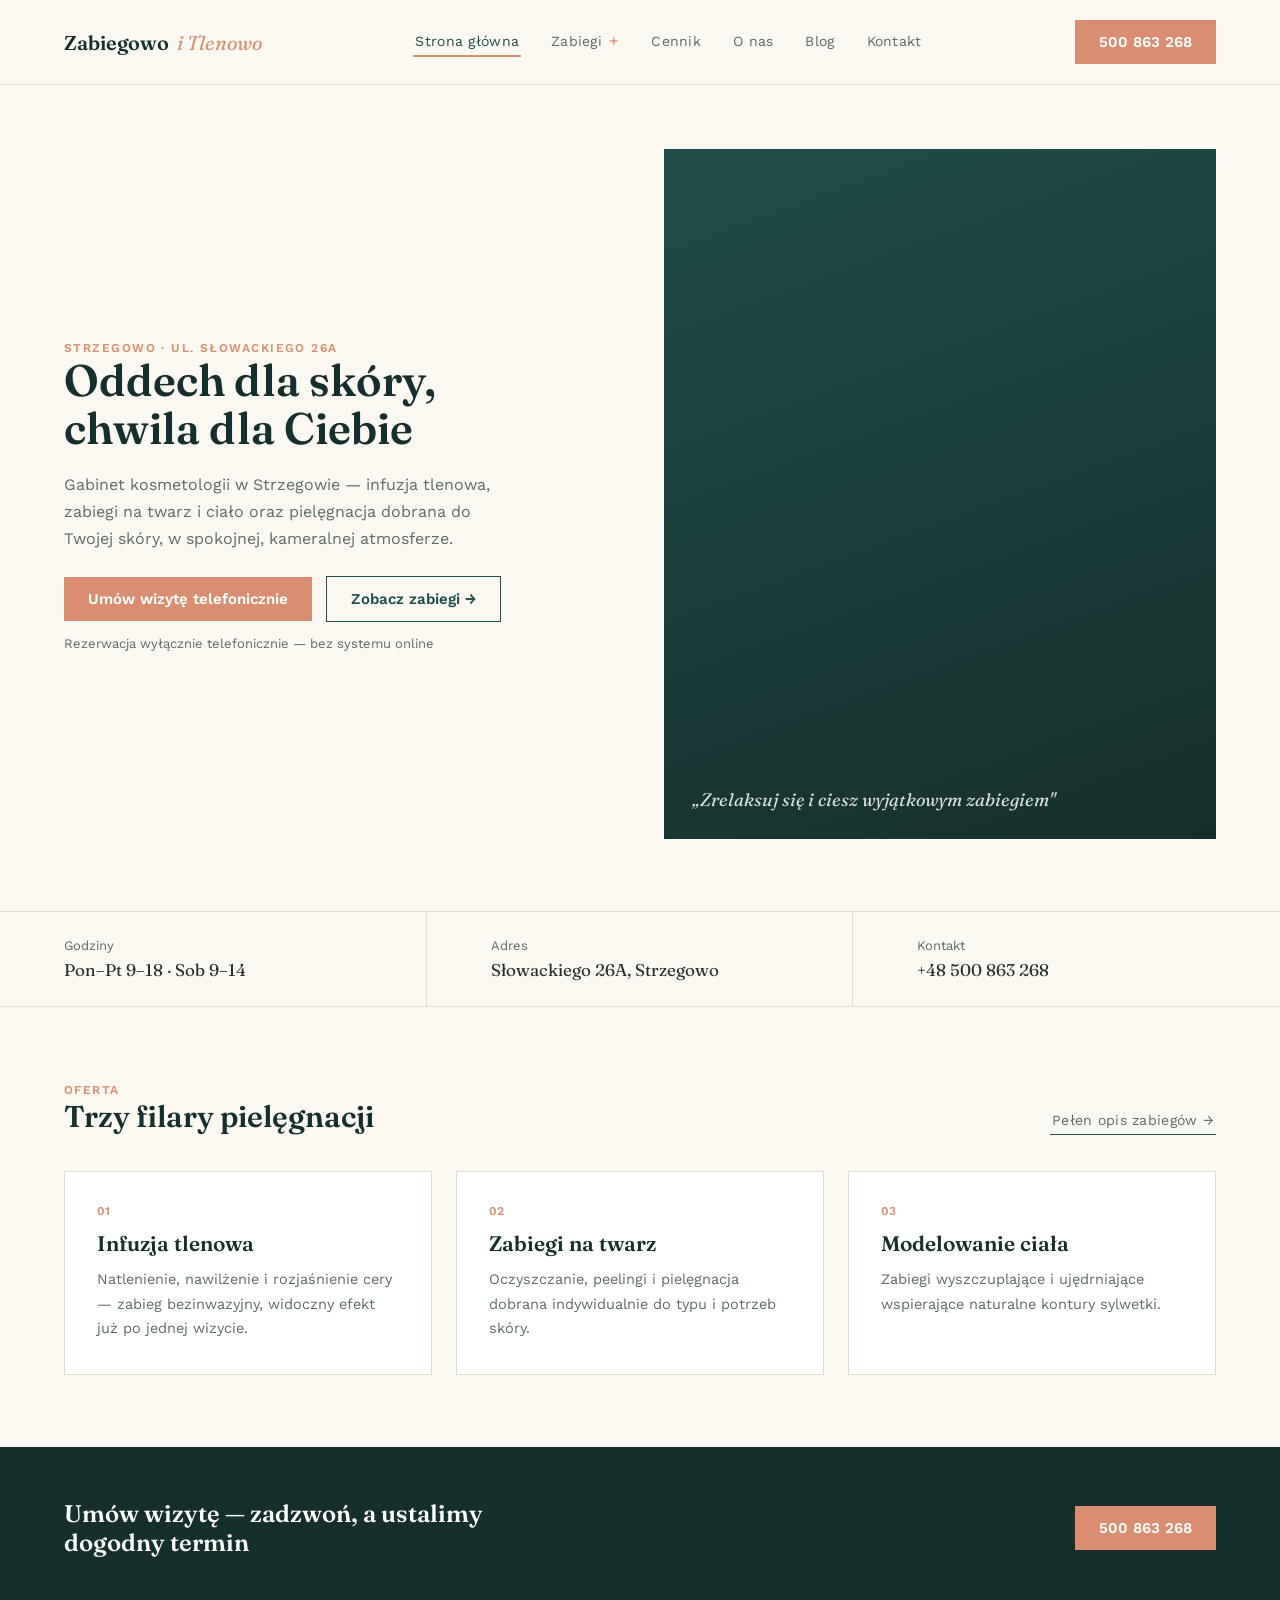
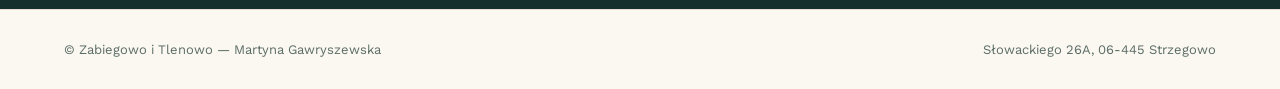
<file: index.html>
<!doctype html>
<html lang="pl">
<head>
<meta charset="utf-8">
<meta name="viewport" content="width=device-width, initial-scale=1">
<title>Zabiegowo i Tlenowo — Strzegowo</title>
<meta name="description" content="Gabinet kosmetologii w Strzegowie — infuzja tlenowa, zabiegi na twarz i ciało. Rezerwacja telefoniczna.">
<link rel="preconnect" href="https://fonts.googleapis.com">
<link rel="preconnect" href="https://fonts.gstatic.com" crossorigin>
<link href="https://fonts.googleapis.com/css2?family=Fraunces:ital,wght@0,500;0,600;1,500&family=Work+Sans:wght@400;500;600&display=swap" rel="stylesheet">
<link rel="stylesheet" href="style.css">
</head>
<body>

<header>
  <div class="logo"><b>Zabiegowo</b><i>i Tlenowo</i></div>
  <nav>
    <a class="navlink active" href="index.html">Strona główna</a>
    <div class="nav-dropdown">
      <a class="navlink" href="zabiegi.html">Zabiegi</a>
      <div class="dropdown-menu">
        <a href="infuzja-tlenowa.html">Infuzja tlenowa</a>
        <a href="oczyszczanie-twarzy.html">Oczyszczanie twarzy</a>
        <a href="modelowanie-sylwetki.html">Modelowanie sylwetki</a>
        <a href="pielegnacja-indywidualna.html">Pielęgnacja indywidualna</a>
      </div>
    </div>
    <a class="navlink" href="cennik.html">Cennik</a>
    <a class="navlink" href="o-nas.html">O nas</a>
    <a class="navlink" href="blog.html">Blog</a>
    <a class="navlink" href="kontakt.html">Kontakt</a>
  </nav>
  <a class="btn" href="tel:+48500863268">500 863 268</a>
</header>

<div class="hero">
  <div>
    <span class="eyebrow">Strzegowo · ul. Słowackiego 26A</span>
    <h1>Oddech dla skóry,<br>chwila dla Ciebie</h1>
    <p>Gabinet kosmetologii w Strzegowie — infuzja tlenowa, zabiegi na twarz i ciało oraz pielęgnacja dobrana do Twojej skóry, w spokojnej, kameralnej atmosferze.</p>
    <div class="actions">
      <a class="btn" href="tel:+48500863268">Umów wizytę telefonicznie</a>
      <a class="btn ghost" href="zabiegi.html">Zobacz zabiegi →</a>
    </div>
    <span class="note">Rezerwacja wyłącznie telefonicznie — bez systemu online</span>
  </div>
  <div>
    <div class="hero-image"><span>„Zrelaksuj się i ciesz wyjątkowym zabiegiem"</span></div>
  </div>
</div>

<div class="strip">
  <div><div class="label">Godziny</div><div class="value">Pon–Pt 9–18 · Sob 9–14</div></div>
  <div><div class="label">Adres</div><div class="value">Słowackiego 26A, Strzegowo</div></div>
  <div><div class="label">Kontakt</div><div class="value">+48 500 863 268</div></div>
</div>

<section>
  <div class="section-head">
    <div>
      <span class="eyebrow">Oferta</span>
      <h2>Trzy filary pielęgnacji</h2>
    </div>
    <a class="navlink" style="border-bottom:1px solid var(--teal);" href="zabiegi.html">Pełen opis zabiegów →</a>
  </div>
  <div class="grid3">
    <div class="card">
      <span class="num">01</span>
      <h3>Infuzja tlenowa</h3>
      <p>Natlenienie, nawilżenie i rozjaśnienie cery — zabieg bezinwazyjny, widoczny efekt już po jednej wizycie.</p>
    </div>
    <div class="card">
      <span class="num">02</span>
      <h3>Zabiegi na twarz</h3>
      <p>Oczyszczanie, peelingi i pielęgnacja dobrana indywidualnie do typu i potrzeb skóry.</p>
    </div>
    <div class="card">
      <span class="num">03</span>
      <h3>Modelowanie ciała</h3>
      <p>Zabiegi wyszczuplające i ujędrniające wspierające naturalne kontury sylwetki.</p>
    </div>
  </div>
</section>

<div class="cta-strip">
  <h2>Umów wizytę — zadzwoń, a ustalimy dogodny termin</h2>
  <a class="btn" href="tel:+48500863268">500 863 268</a>
</div>

<footer>
  <span>© Zabiegowo i Tlenowo — Martyna Gawryszewska</span>
  <span>Słowackiego 26A, 06-445 Strzegowo</span>
</footer>

</body>
</html>
</file>
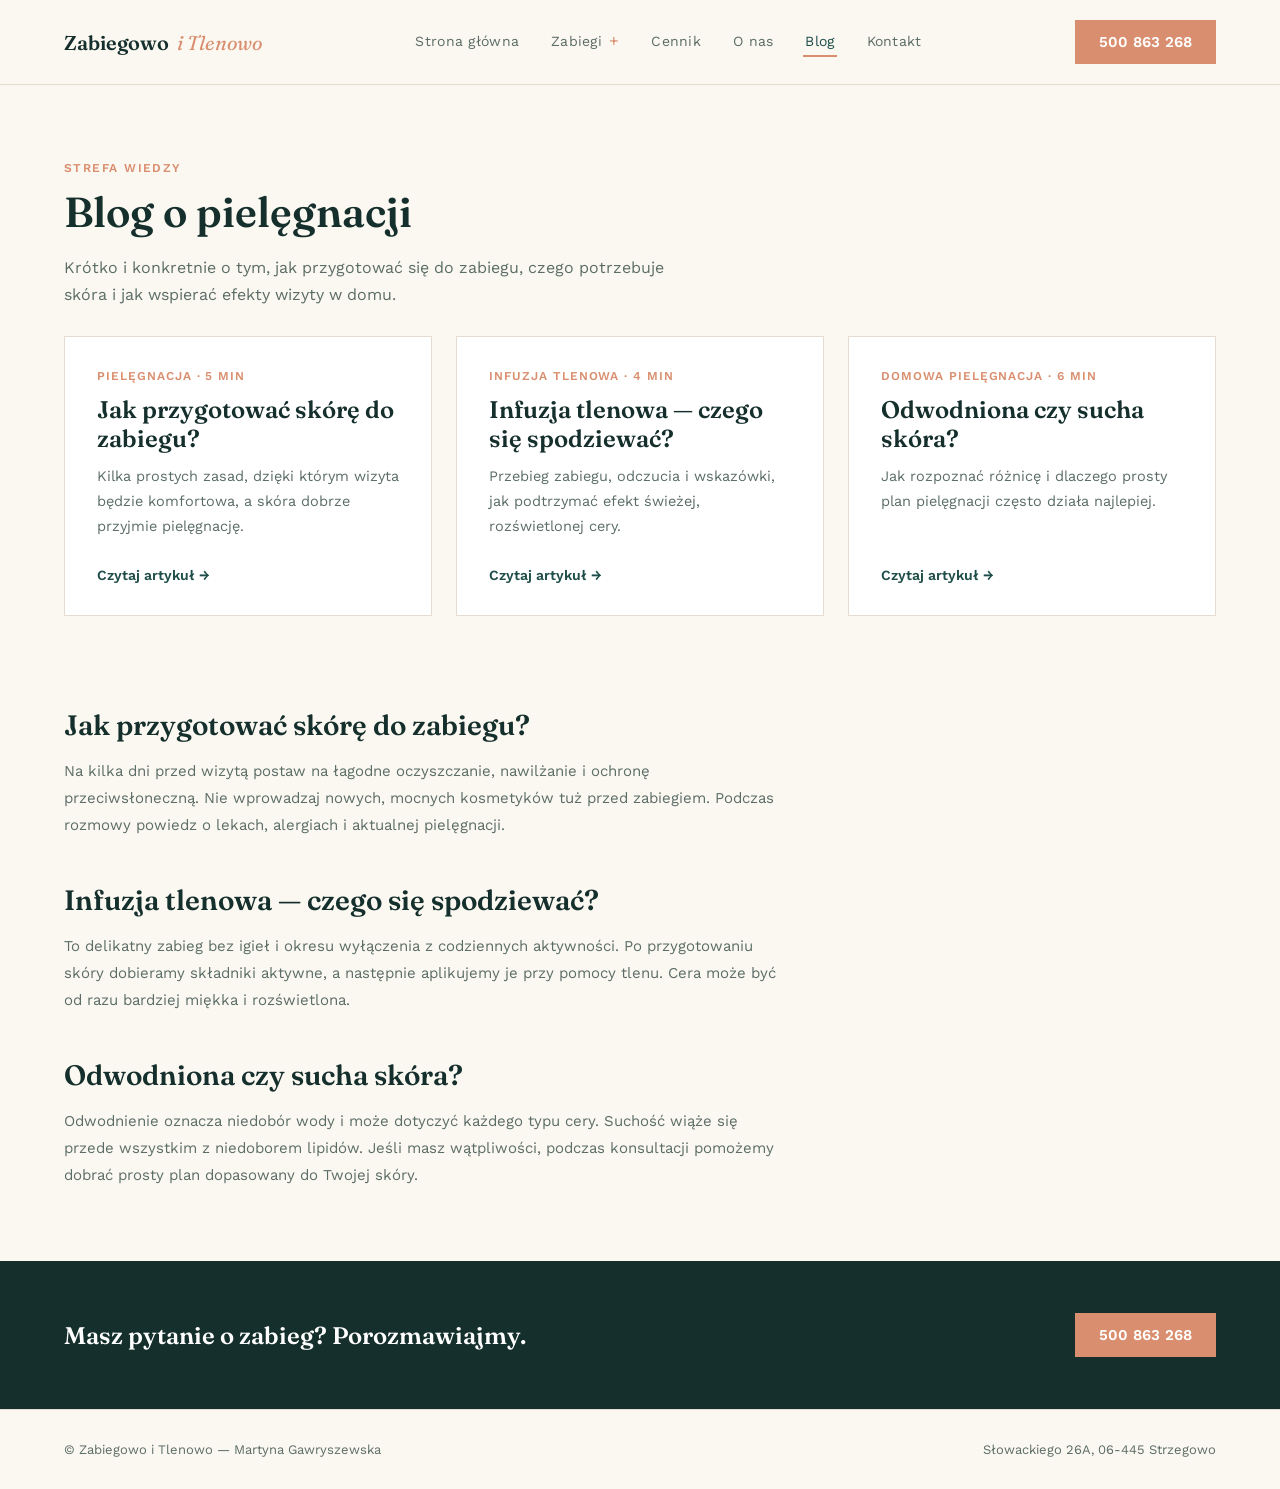
<file: blog.html>
<!doctype html>
<html lang="pl">
<head><meta charset="utf-8"><meta name="viewport" content="width=device-width, initial-scale=1"><title>Blog — Zabiegowo i Tlenowo</title><meta name="description" content="Porady dotyczące pielęgnacji skóry, zabiegów kosmetologicznych i przygotowania do wizyty."><link rel="preconnect" href="https://fonts.googleapis.com"><link rel="preconnect" href="https://fonts.gstatic.com" crossorigin><link href="https://fonts.googleapis.com/css2?family=Fraunces:ital,wght@0,500;0,600;1,500&family=Work+Sans:wght@400;500;600&display=swap" rel="stylesheet"><link rel="stylesheet" href="style.css"></head>
<body><header><div class="logo"><b>Zabiegowo</b><i>i Tlenowo</i></div><nav><a class="navlink" href="index.html">Strona główna</a><div class="nav-dropdown"><a class="navlink" href="zabiegi.html">Zabiegi</a><div class="dropdown-menu"><a href="infuzja-tlenowa.html">Infuzja tlenowa</a><a href="oczyszczanie-twarzy.html">Oczyszczanie twarzy</a><a href="modelowanie-sylwetki.html">Modelowanie sylwetki</a><a href="pielegnacja-indywidualna.html">Pielęgnacja indywidualna</a></div></div><a class="navlink" href="cennik.html">Cennik</a><a class="navlink" href="o-nas.html">O nas</a><a class="navlink active" href="blog.html">Blog</a><a class="navlink" href="kontakt.html">Kontakt</a></nav><a class="btn" href="tel:+48500863268">500 863 268</a></header>
<main><section style="padding-bottom:28px;"><span class="eyebrow">Strefa wiedzy</span><h1 style="font-size:42px;color:var(--teal-deep);margin-top:10px;">Blog o pielęgnacji</h1><p style="font-size:16px;line-height:1.7;color:var(--ink-soft);max-width:640px;margin-top:16px;">Krótko i konkretnie o tym, jak przygotować się do zabiegu, czego potrzebuje skóra i jak wspierać efekty wizyty w domu.</p></section><section style="padding-top:0;"><div class="grid3"><article class="card blog-card"><span class="post-date">Pielęgnacja · 5 min</span><h3>Jak przygotować skórę do zabiegu?</h3><p>Kilka prostych zasad, dzięki którym wizyta będzie komfortowa, a skóra dobrze przyjmie pielęgnację.</p><a class="card-link" href="#przygotowanie">Czytaj artykuł →</a></article><article class="card blog-card"><span class="post-date">Infuzja tlenowa · 4 min</span><h3>Infuzja tlenowa — czego się spodziewać?</h3><p>Przebieg zabiegu, odczucia i wskazówki, jak podtrzymać efekt świeżej, rozświetlonej cery.</p><a class="card-link" href="#infuzja">Czytaj artykuł →</a></article><article class="card blog-card"><span class="post-date">Domowa pielęgnacja · 6 min</span><h3>Odwodniona czy sucha skóra?</h3><p>Jak rozpoznać różnicę i dlaczego prosty plan pielęgnacji często działa najlepiej.</p><a class="card-link" href="#odwodnienie">Czytaj artykuł →</a></article></div></section><section style="padding-top:20px;"><div class="detail-content"><div><article id="przygotowanie"><h2>Jak przygotować skórę do zabiegu?</h2><p>Na kilka dni przed wizytą postaw na łagodne oczyszczanie, nawilżanie i ochronę przeciwsłoneczną. Nie wprowadzaj nowych, mocnych kosmetyków tuż przed zabiegiem. Podczas rozmowy powiedz o lekach, alergiach i aktualnej pielęgnacji.</p></article><article id="infuzja" style="margin-top:44px;"><h2>Infuzja tlenowa — czego się spodziewać?</h2><p>To delikatny zabieg bez igieł i okresu wyłączenia z codziennych aktywności. Po przygotowaniu skóry dobieramy składniki aktywne, a następnie aplikujemy je przy pomocy tlenu. Cera może być od razu bardziej miękka i rozświetlona.</p></article><article id="odwodnienie" style="margin-top:44px;"><h2>Odwodniona czy sucha skóra?</h2><p>Odwodnienie oznacza niedobór wody i może dotyczyć każdego typu cery. Suchość wiąże się przede wszystkim z niedoborem lipidów. Jeśli masz wątpliwości, podczas konsultacji pomożemy dobrać prosty plan dopasowany do Twojej skóry.</p></article></div></div></section></main><div class="cta-strip"><h2>Masz pytanie o zabieg? Porozmawiajmy.</h2><a class="btn" href="tel:+48500863268">500 863 268</a></div><footer><span>© Zabiegowo i Tlenowo — Martyna Gawryszewska</span><span>Słowackiego 26A, 06-445 Strzegowo</span></footer></body></html>
</file>
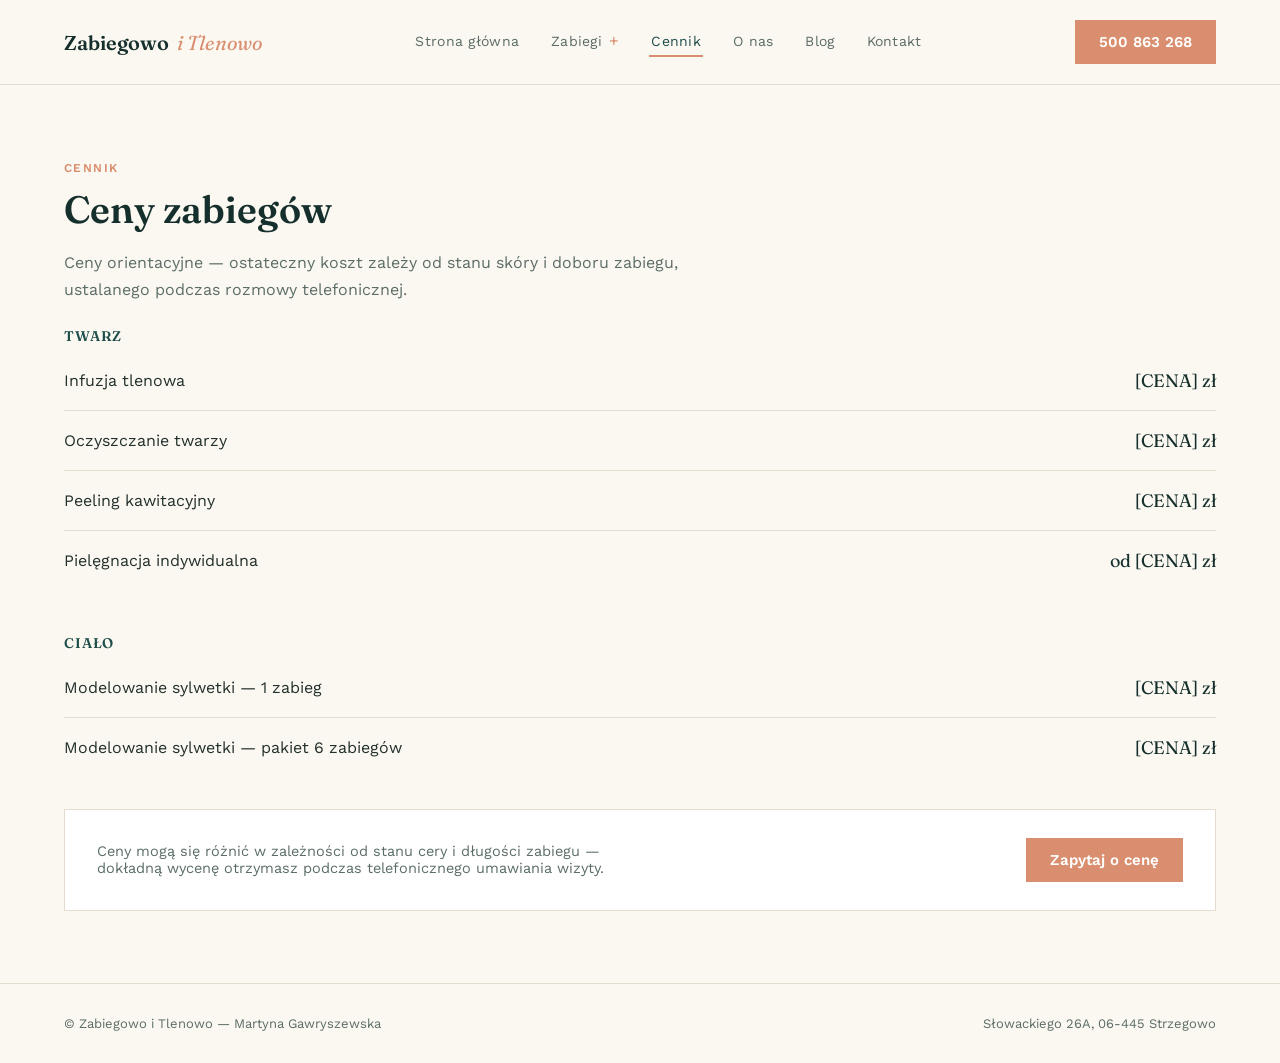
<file: cennik.html>
<!doctype html>
<html lang="pl">
<head>
<meta charset="utf-8">
<meta name="viewport" content="width=device-width, initial-scale=1">
<title>Cennik — Zabiegowo i Tlenowo</title>
<meta name="description" content="Cennik zabiegów kosmetologicznych w Strzegowie.">
<link rel="preconnect" href="https://fonts.googleapis.com">
<link rel="preconnect" href="https://fonts.gstatic.com" crossorigin>
<link href="https://fonts.googleapis.com/css2?family=Fraunces:ital,wght@0,500;0,600;1,500&family=Work+Sans:wght@400;500;600&display=swap" rel="stylesheet">
<link rel="stylesheet" href="style.css">
</head>
<body>

<header>
  <div class="logo"><b>Zabiegowo</b><i>i Tlenowo</i></div>
  <nav>
    <a class="navlink" href="index.html">Strona główna</a>
    <div class="nav-dropdown">
      <a class="navlink" href="zabiegi.html">Zabiegi</a>
      <div class="dropdown-menu">
        <a href="infuzja-tlenowa.html">Infuzja tlenowa</a><a href="oczyszczanie-twarzy.html">Oczyszczanie twarzy</a><a href="modelowanie-sylwetki.html">Modelowanie sylwetki</a><a href="pielegnacja-indywidualna.html">Pielęgnacja indywidualna</a>
      </div>
    </div>
    <a class="navlink active" href="cennik.html">Cennik</a>
    <a class="navlink" href="o-nas.html">O nas</a>
    <a class="navlink" href="blog.html">Blog</a>
    <a class="navlink" href="kontakt.html">Kontakt</a>
  </nav>
  <a class="btn" href="tel:+48500863268">500 863 268</a>
</header>

<section style="padding-bottom:24px;">
  <span class="eyebrow">Cennik</span>
  <h1 style="font-size:38px;color:var(--teal-deep);margin-top:10px;">Ceny zabiegów</h1>
  <p style="font-size:16px;line-height:1.7;color:var(--ink-soft);max-width:640px;margin-top:16px;">Ceny orientacyjne — ostateczny koszt zależy od stanu skóry i doboru zabiegu, ustalanego podczas rozmowy telefonicznej.</p>
</section>

<section style="padding-top:0;padding-bottom:32px;">
  <div style="display:flex;flex-direction:column;gap:44px;">

    <div class="price-group">
      <h3>Twarz</h3>
      <div class="price-row"><span>Infuzja tlenowa</span><span class="price">[CENA] zł</span></div>
      <div class="price-row"><span>Oczyszczanie twarzy</span><span class="price">[CENA] zł</span></div>
      <div class="price-row"><span>Peeling kawitacyjny</span><span class="price">[CENA] zł</span></div>
      <div class="price-row"><span>Pielęgnacja indywidualna</span><span class="price">od [CENA] zł</span></div>
    </div>

    <div class="price-group">
      <h3>Ciało</h3>
      <div class="price-row"><span>Modelowanie sylwetki — 1 zabieg</span><span class="price">[CENA] zł</span></div>
      <div class="price-row"><span>Modelowanie sylwetki — pakiet 6 zabiegów</span><span class="price">[CENA] zł</span></div>
    </div>

  </div>
</section>

<div class="price-note">
  <span>Ceny mogą się różnić w zależności od stanu cery i długości zabiegu — dokładną wycenę otrzymasz podczas telefonicznego umawiania wizyty.</span>
  <a class="btn" href="tel:+48500863268">Zapytaj o cenę</a>
</div>

<footer>
  <span>© Zabiegowo i Tlenowo — Martyna Gawryszewska</span>
  <span>Słowackiego 26A, 06-445 Strzegowo</span>
</footer>

</body>
</html>
</file>
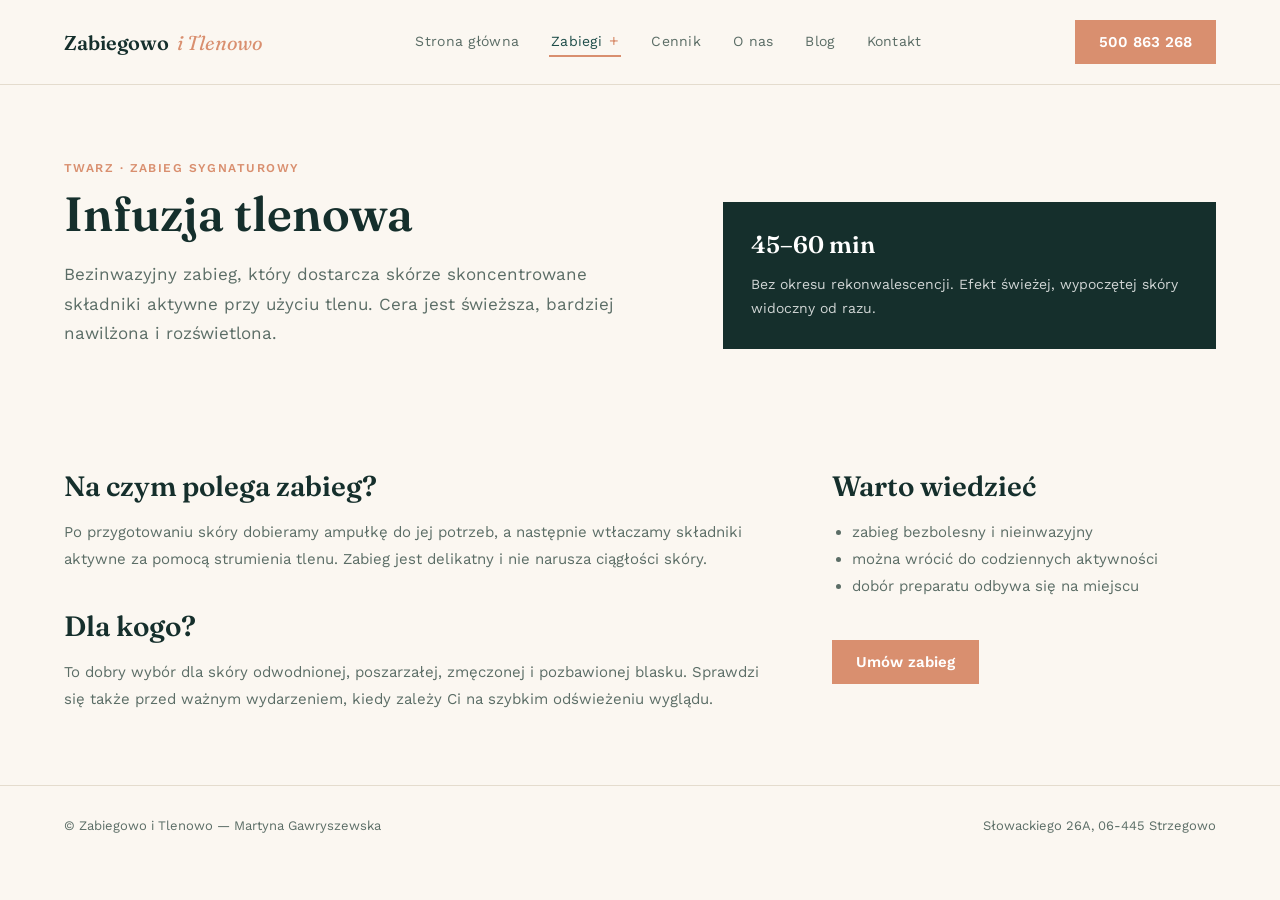
<file: infuzja-tlenowa.html>
<!doctype html>
<html lang="pl">
<head>
<meta charset="utf-8">
<meta name="viewport" content="width=device-width, initial-scale=1">
<title>Infuzja tlenowa — Zabiegowo i Tlenowo</title>
<meta name="description" content="Infuzja tlenowa w gabinecie Zabiegowo i Tlenowo w Strzegowie — nawilżenie, rozświetlenie i natlenienie skóry.">
<link rel="preconnect" href="https://fonts.googleapis.com"><link rel="preconnect" href="https://fonts.gstatic.com" crossorigin>
<link href="https://fonts.googleapis.com/css2?family=Fraunces:ital,wght@0,500;0,600;1,500&family=Work+Sans:wght@400;500;600&display=swap" rel="stylesheet"><link rel="stylesheet" href="style.css">
</head>
<body>
<header><div class="logo"><b>Zabiegowo</b><i>i Tlenowo</i></div><nav><a class="navlink" href="index.html">Strona główna</a><div class="nav-dropdown"><a class="navlink active" href="zabiegi.html">Zabiegi</a><div class="dropdown-menu"><a href="infuzja-tlenowa.html">Infuzja tlenowa</a><a href="oczyszczanie-twarzy.html">Oczyszczanie twarzy</a><a href="modelowanie-sylwetki.html">Modelowanie sylwetki</a><a href="pielegnacja-indywidualna.html">Pielęgnacja indywidualna</a></div></div><a class="navlink" href="cennik.html">Cennik</a><a class="navlink" href="o-nas.html">O nas</a><a class="navlink" href="blog.html">Blog</a><a class="navlink" href="kontakt.html">Kontakt</a></nav><a class="btn" href="tel:+48500863268">500 863 268</a></header>
<main><div class="detail-hero"><div><span class="eyebrow">Twarz · zabieg sygnaturowy</span><h1>Infuzja tlenowa</h1><p>Bezinwazyjny zabieg, który dostarcza skórze skoncentrowane składniki aktywne przy użyciu tlenu. Cera jest świeższa, bardziej nawilżona i rozświetlona.</p></div><aside class="detail-aside"><strong>45–60 min</strong><p>Bez okresu rekonwalescencji. Efekt świeżej, wypoczętej skóry widoczny od razu.</p></aside></div><section class="detail-content"><div><h2>Na czym polega zabieg?</h2><p>Po przygotowaniu skóry dobieramy ampułkę do jej potrzeb, a następnie wtłaczamy składniki aktywne za pomocą strumienia tlenu. Zabieg jest delikatny i nie narusza ciągłości skóry.</p><h2 style="margin-top:36px;">Dla kogo?</h2><p>To dobry wybór dla skóry odwodnionej, poszarzałej, zmęczonej i pozbawionej blasku. Sprawdzi się także przed ważnym wydarzeniem, kiedy zależy Ci na szybkim odświeżeniu wyglądu.</p></div><div><h2>Warto wiedzieć</h2><ul><li>zabieg bezbolesny i nieinwazyjny</li><li>można wrócić do codziennych aktywności</li><li>dobór preparatu odbywa się na miejscu</li></ul><a class="btn" style="margin-top:24px;" href="tel:+48500863268">Umów zabieg</a></div></section></main>
<footer><span>© Zabiegowo i Tlenowo — Martyna Gawryszewska</span><span>Słowackiego 26A, 06-445 Strzegowo</span></footer>
</body></html>
</file>
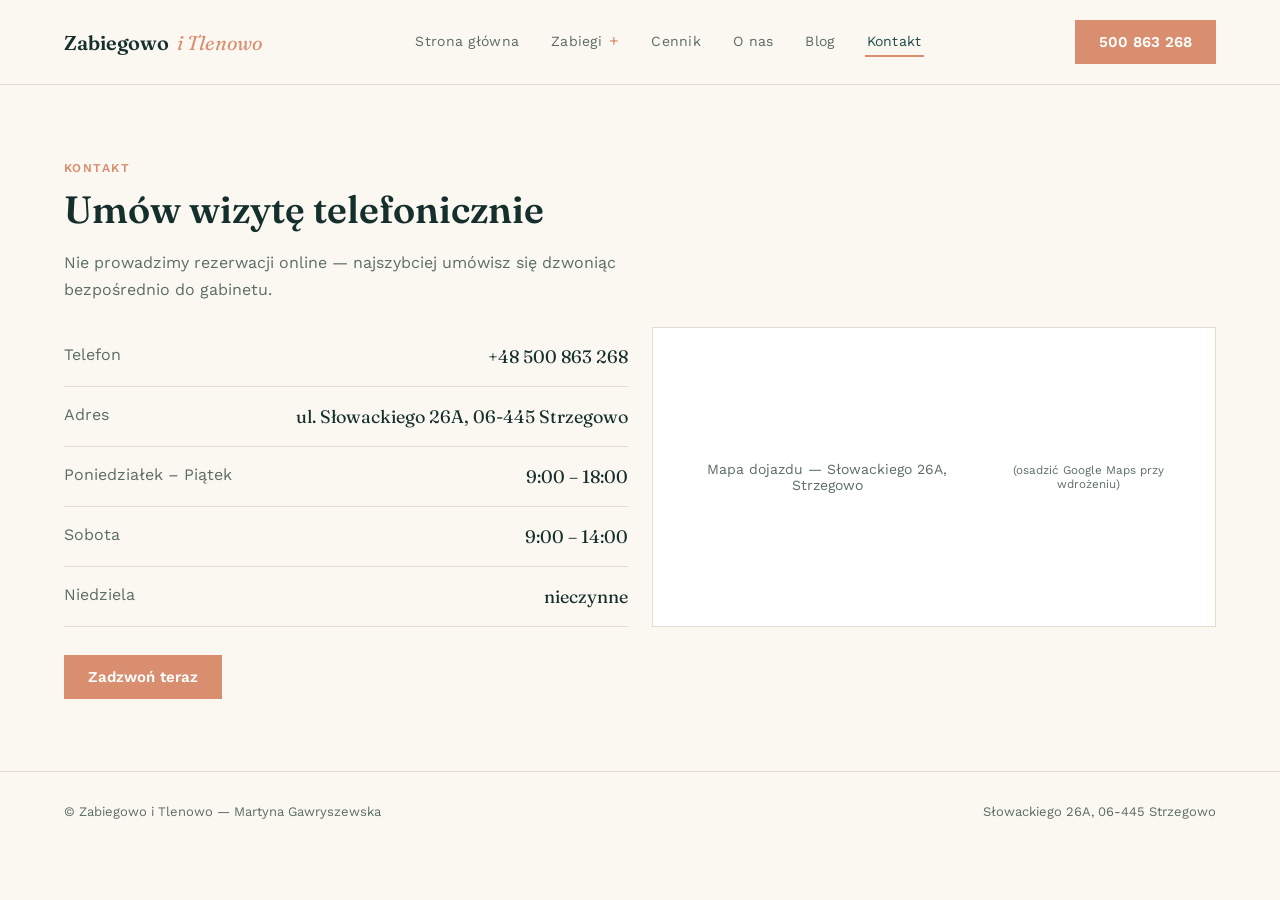
<file: kontakt.html>
<!doctype html>
<html lang="pl">
<head>
<meta charset="utf-8">
<meta name="viewport" content="width=device-width, initial-scale=1">
<title>Kontakt — Zabiegowo i Tlenowo</title>
<meta name="description" content="Kontakt i godziny otwarcia gabinetu Zabiegowo i Tlenowo w Strzegowie. Rezerwacja telefoniczna.">
<link rel="preconnect" href="https://fonts.googleapis.com">
<link rel="preconnect" href="https://fonts.gstatic.com" crossorigin>
<link href="https://fonts.googleapis.com/css2?family=Fraunces:ital,wght@0,500;0,600;1,500&family=Work+Sans:wght@400;500;600&display=swap" rel="stylesheet">
<link rel="stylesheet" href="style.css">
</head>
<body>

<header>
  <div class="logo"><b>Zabiegowo</b><i>i Tlenowo</i></div>
  <nav>
    <a class="navlink" href="index.html">Strona główna</a>
    <div class="nav-dropdown">
      <a class="navlink" href="zabiegi.html">Zabiegi</a>
      <div class="dropdown-menu">
        <a href="infuzja-tlenowa.html">Infuzja tlenowa</a><a href="oczyszczanie-twarzy.html">Oczyszczanie twarzy</a><a href="modelowanie-sylwetki.html">Modelowanie sylwetki</a><a href="pielegnacja-indywidualna.html">Pielęgnacja indywidualna</a>
      </div>
    </div>
    <a class="navlink" href="cennik.html">Cennik</a>
    <a class="navlink" href="o-nas.html">O nas</a>
    <a class="navlink" href="blog.html">Blog</a>
    <a class="navlink active" href="kontakt.html">Kontakt</a>
  </nav>
  <a class="btn" href="tel:+48500863268">500 863 268</a>
</header>

<section style="padding-bottom:24px;">
  <span class="eyebrow">Kontakt</span>
  <h1 style="font-size:38px;color:var(--teal-deep);margin-top:10px;">Umów wizytę telefonicznie</h1>
  <p style="font-size:16px;line-height:1.7;color:var(--ink-soft);max-width:640px;margin-top:16px;">Nie prowadzimy rezerwacji online — najszybciej umówisz się dzwoniąc bezpośrednio do gabinetu.</p>
</section>

<section style="padding-top:0;">
  <div class="grid2">
    <div>
      <div class="info-row"><span style="color:var(--ink-soft);">Telefon</span><span class="val">+48 500 863 268</span></div>
      <div class="info-row"><span style="color:var(--ink-soft);">Adres</span><span class="val">ul. Słowackiego 26A, 06-445 Strzegowo</span></div>
      <div class="info-row"><span style="color:var(--ink-soft);">Poniedziałek – Piątek</span><span class="val">9:00 – 18:00</span></div>
      <div class="info-row"><span style="color:var(--ink-soft);">Sobota</span><span class="val">9:00 – 14:00</span></div>
      <div class="info-row"><span style="color:var(--ink-soft);">Niedziela</span><span class="val">nieczynne</span></div>
      <a class="btn" style="margin-top:28px;width:fit-content;" href="tel:+48500863268">Zadzwoń teraz</a>
    </div>
    <div>
      <div class="map-placeholder">Mapa dojazdu — Słowackiego 26A, Strzegowo<br><small>(osadzić Google Maps przy wdrożeniu)</small></div>
    </div>
  </div>
</section>

<footer>
  <span>© Zabiegowo i Tlenowo — Martyna Gawryszewska</span>
  <span>Słowackiego 26A, 06-445 Strzegowo</span>
</footer>

</body>
</html>
</file>
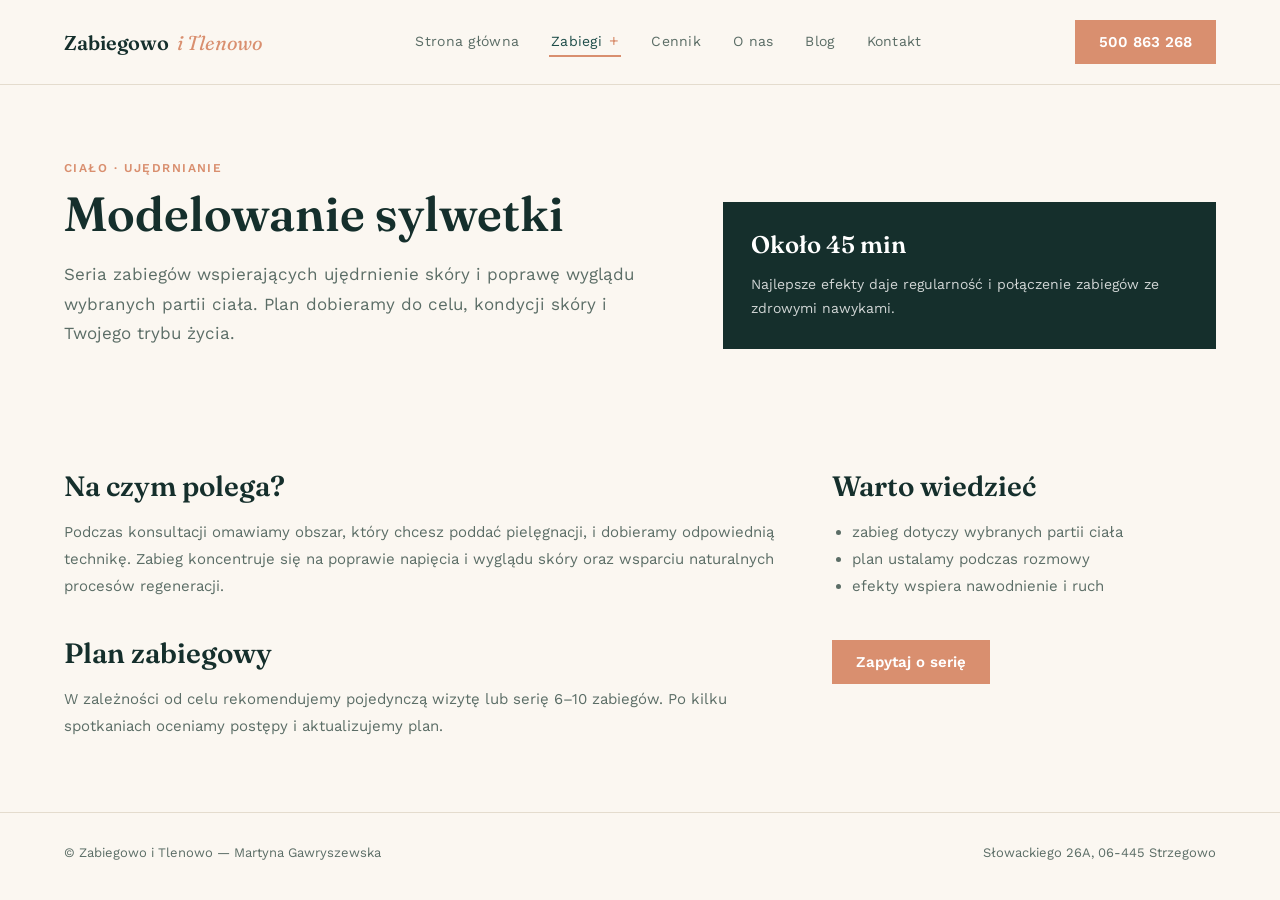
<file: modelowanie-sylwetki.html>
<!doctype html>
<html lang="pl">
<head><meta charset="utf-8"><meta name="viewport" content="width=device-width, initial-scale=1"><title>Modelowanie sylwetki — Zabiegowo i Tlenowo</title><meta name="description" content="Zabiegi modelowania sylwetki i ujędrniania ciała w Strzegowie."><link rel="preconnect" href="https://fonts.googleapis.com"><link rel="preconnect" href="https://fonts.gstatic.com" crossorigin><link href="https://fonts.googleapis.com/css2?family=Fraunces:ital,wght@0,500;0,600;1,500&family=Work+Sans:wght@400;500;600&display=swap" rel="stylesheet"><link rel="stylesheet" href="style.css"></head>
<body><header><div class="logo"><b>Zabiegowo</b><i>i Tlenowo</i></div><nav><a class="navlink" href="index.html">Strona główna</a><div class="nav-dropdown"><a class="navlink active" href="zabiegi.html">Zabiegi</a><div class="dropdown-menu"><a href="infuzja-tlenowa.html">Infuzja tlenowa</a><a href="oczyszczanie-twarzy.html">Oczyszczanie twarzy</a><a href="modelowanie-sylwetki.html">Modelowanie sylwetki</a><a href="pielegnacja-indywidualna.html">Pielęgnacja indywidualna</a></div></div><a class="navlink" href="cennik.html">Cennik</a><a class="navlink" href="o-nas.html">O nas</a><a class="navlink" href="blog.html">Blog</a><a class="navlink" href="kontakt.html">Kontakt</a></nav><a class="btn" href="tel:+48500863268">500 863 268</a></header>
<main><div class="detail-hero"><div><span class="eyebrow">Ciało · ujędrnianie</span><h1>Modelowanie sylwetki</h1><p>Seria zabiegów wspierających ujędrnienie skóry i poprawę wyglądu wybranych partii ciała. Plan dobieramy do celu, kondycji skóry i Twojego trybu życia.</p></div><aside class="detail-aside"><strong>Około 45 min</strong><p>Najlepsze efekty daje regularność i połączenie zabiegów ze zdrowymi nawykami.</p></aside></div><section class="detail-content"><div><h2>Na czym polega?</h2><p>Podczas konsultacji omawiamy obszar, który chcesz poddać pielęgnacji, i dobieramy odpowiednią technikę. Zabieg koncentruje się na poprawie napięcia i wyglądu skóry oraz wsparciu naturalnych procesów regeneracji.</p><h2 style="margin-top:36px;">Plan zabiegowy</h2><p>W zależności od celu rekomendujemy pojedynczą wizytę lub serię 6–10 zabiegów. Po kilku spotkaniach oceniamy postępy i aktualizujemy plan.</p></div><div><h2>Warto wiedzieć</h2><ul><li>zabieg dotyczy wybranych partii ciała</li><li>plan ustalamy podczas rozmowy</li><li>efekty wspiera nawodnienie i ruch</li></ul><a class="btn" style="margin-top:24px;" href="tel:+48500863268">Zapytaj o serię</a></div></section></main><footer><span>© Zabiegowo i Tlenowo — Martyna Gawryszewska</span><span>Słowackiego 26A, 06-445 Strzegowo</span></footer></body></html>
</file>
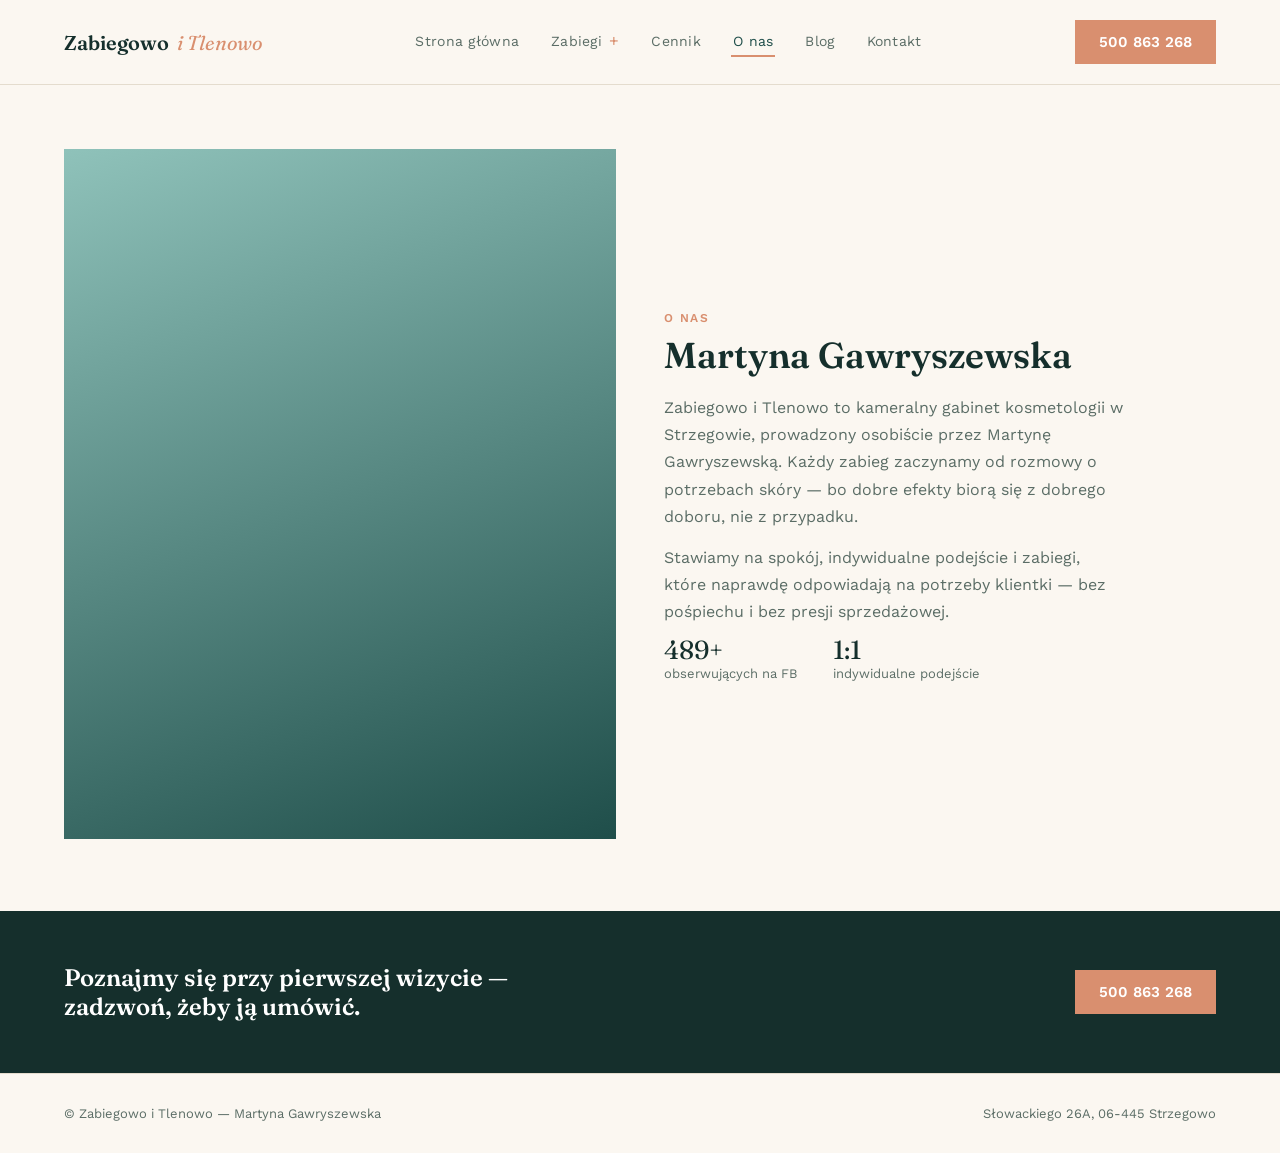
<file: o-nas.html>
<!doctype html>
<html lang="pl">
<head>
<meta charset="utf-8">
<meta name="viewport" content="width=device-width, initial-scale=1">
<title>O nas — Zabiegowo i Tlenowo</title>
<meta name="description" content="Poznaj Martynę Gawryszewską i gabinet Zabiegowo i Tlenowo w Strzegowie.">
<link rel="preconnect" href="https://fonts.googleapis.com">
<link rel="preconnect" href="https://fonts.gstatic.com" crossorigin>
<link href="https://fonts.googleapis.com/css2?family=Fraunces:ital,wght@0,500;0,600;1,500&family=Work+Sans:wght@400;500;600&display=swap" rel="stylesheet">
<link rel="stylesheet" href="style.css">
</head>
<body>

<header>
  <div class="logo"><b>Zabiegowo</b><i>i Tlenowo</i></div>
  <nav>
    <a class="navlink" href="index.html">Strona główna</a>
    <div class="nav-dropdown">
      <a class="navlink" href="zabiegi.html">Zabiegi</a>
      <div class="dropdown-menu">
        <a href="infuzja-tlenowa.html">Infuzja tlenowa</a><a href="oczyszczanie-twarzy.html">Oczyszczanie twarzy</a><a href="modelowanie-sylwetki.html">Modelowanie sylwetki</a><a href="pielegnacja-indywidualna.html">Pielęgnacja indywidualna</a>
      </div>
    </div>
    <a class="navlink" href="cennik.html">Cennik</a>
    <a class="navlink active" href="o-nas.html">O nas</a>
    <a class="navlink" href="blog.html">Blog</a>
    <a class="navlink" href="kontakt.html">Kontakt</a>
  </nav>
  <a class="btn" href="tel:+48500863268">500 863 268</a>
</header>

<div class="hero">
  <div>
    <div class="hero-image" style="background:linear-gradient(160deg,var(--aqua),var(--teal));"></div>
  </div>
  <div>
    <span class="eyebrow">O nas</span>
    <h1 style="font-size:36px;margin-top:10px;color:var(--teal-deep);">Martyna Gawryszewska</h1>
    <p style="margin-top:18px;">Zabiegowo i Tlenowo to kameralny gabinet kosmetologii w Strzegowie, prowadzony osobiście przez Martynę Gawryszewską. Każdy zabieg zaczynamy od rozmowy o potrzebach skóry — bo dobre efekty biorą się z dobrego doboru, nie z przypadku.</p>
    <p style="margin-top:14px;">Stawiamy na spokój, indywidualne podejście i zabiegi, które naprawdę odpowiadają na potrzeby klientki — bez pośpiechu i bez presji sprzedażowej.</p>
    <div class="about-stats">
      <div><div class="n">489+</div><div class="l">obserwujących na FB</div></div>
      <div><div class="n">1:1</div><div class="l">indywidualne podejście</div></div>
    </div>
  </div>
</div>

<div class="cta-strip">
  <h2>Poznajmy się przy pierwszej wizycie — zadzwoń, żeby ją umówić.</h2>
  <a class="btn" href="tel:+48500863268">500 863 268</a>
</div>

<footer>
  <span>© Zabiegowo i Tlenowo — Martyna Gawryszewska</span>
  <span>Słowackiego 26A, 06-445 Strzegowo</span>
</footer>

</body>
</html>
</file>
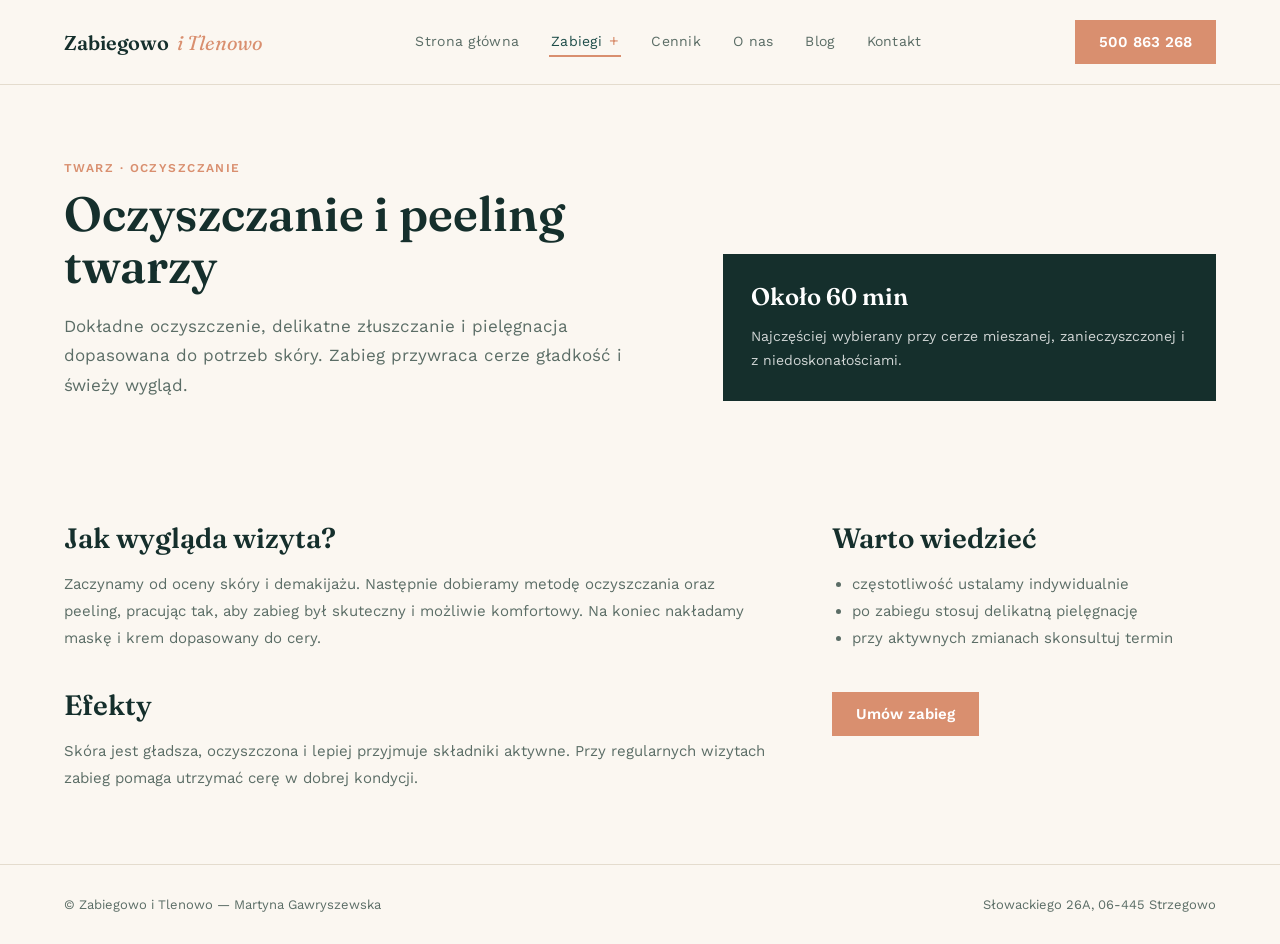
<file: oczyszczanie-twarzy.html>
<!doctype html>
<html lang="pl">
<head><meta charset="utf-8"><meta name="viewport" content="width=device-width, initial-scale=1"><title>Oczyszczanie twarzy — Zabiegowo i Tlenowo</title><meta name="description" content="Oczyszczanie i peeling twarzy w gabinecie Zabiegowo i Tlenowo w Strzegowie."><link rel="preconnect" href="https://fonts.googleapis.com"><link rel="preconnect" href="https://fonts.gstatic.com" crossorigin><link href="https://fonts.googleapis.com/css2?family=Fraunces:ital,wght@0,500;0,600;1,500&family=Work+Sans:wght@400;500;600&display=swap" rel="stylesheet"><link rel="stylesheet" href="style.css"></head>
<body><header><div class="logo"><b>Zabiegowo</b><i>i Tlenowo</i></div><nav><a class="navlink" href="index.html">Strona główna</a><div class="nav-dropdown"><a class="navlink active" href="zabiegi.html">Zabiegi</a><div class="dropdown-menu"><a href="infuzja-tlenowa.html">Infuzja tlenowa</a><a href="oczyszczanie-twarzy.html">Oczyszczanie twarzy</a><a href="modelowanie-sylwetki.html">Modelowanie sylwetki</a><a href="pielegnacja-indywidualna.html">Pielęgnacja indywidualna</a></div></div><a class="navlink" href="cennik.html">Cennik</a><a class="navlink" href="o-nas.html">O nas</a><a class="navlink" href="blog.html">Blog</a><a class="navlink" href="kontakt.html">Kontakt</a></nav><a class="btn" href="tel:+48500863268">500 863 268</a></header>
<main><div class="detail-hero"><div><span class="eyebrow">Twarz · oczyszczanie</span><h1>Oczyszczanie i peeling twarzy</h1><p>Dokładne oczyszczenie, delikatne złuszczanie i pielęgnacja dopasowana do potrzeb skóry. Zabieg przywraca cerze gładkość i świeży wygląd.</p></div><aside class="detail-aside"><strong>Około 60 min</strong><p>Najczęściej wybierany przy cerze mieszanej, zanieczyszczonej i z niedoskonałościami.</p></aside></div><section class="detail-content"><div><h2>Jak wygląda wizyta?</h2><p>Zaczynamy od oceny skóry i demakijażu. Następnie dobieramy metodę oczyszczania oraz peeling, pracując tak, aby zabieg był skuteczny i możliwie komfortowy. Na koniec nakładamy maskę i krem dopasowany do cery.</p><h2 style="margin-top:36px;">Efekty</h2><p>Skóra jest gładsza, oczyszczona i lepiej przyjmuje składniki aktywne. Przy regularnych wizytach zabieg pomaga utrzymać cerę w dobrej kondycji.</p></div><div><h2>Warto wiedzieć</h2><ul><li>częstotliwość ustalamy indywidualnie</li><li>po zabiegu stosuj delikatną pielęgnację</li><li>przy aktywnych zmianach skonsultuj termin</li></ul><a class="btn" style="margin-top:24px;" href="tel:+48500863268">Umów zabieg</a></div></section></main><footer><span>© Zabiegowo i Tlenowo — Martyna Gawryszewska</span><span>Słowackiego 26A, 06-445 Strzegowo</span></footer></body></html>
</file>
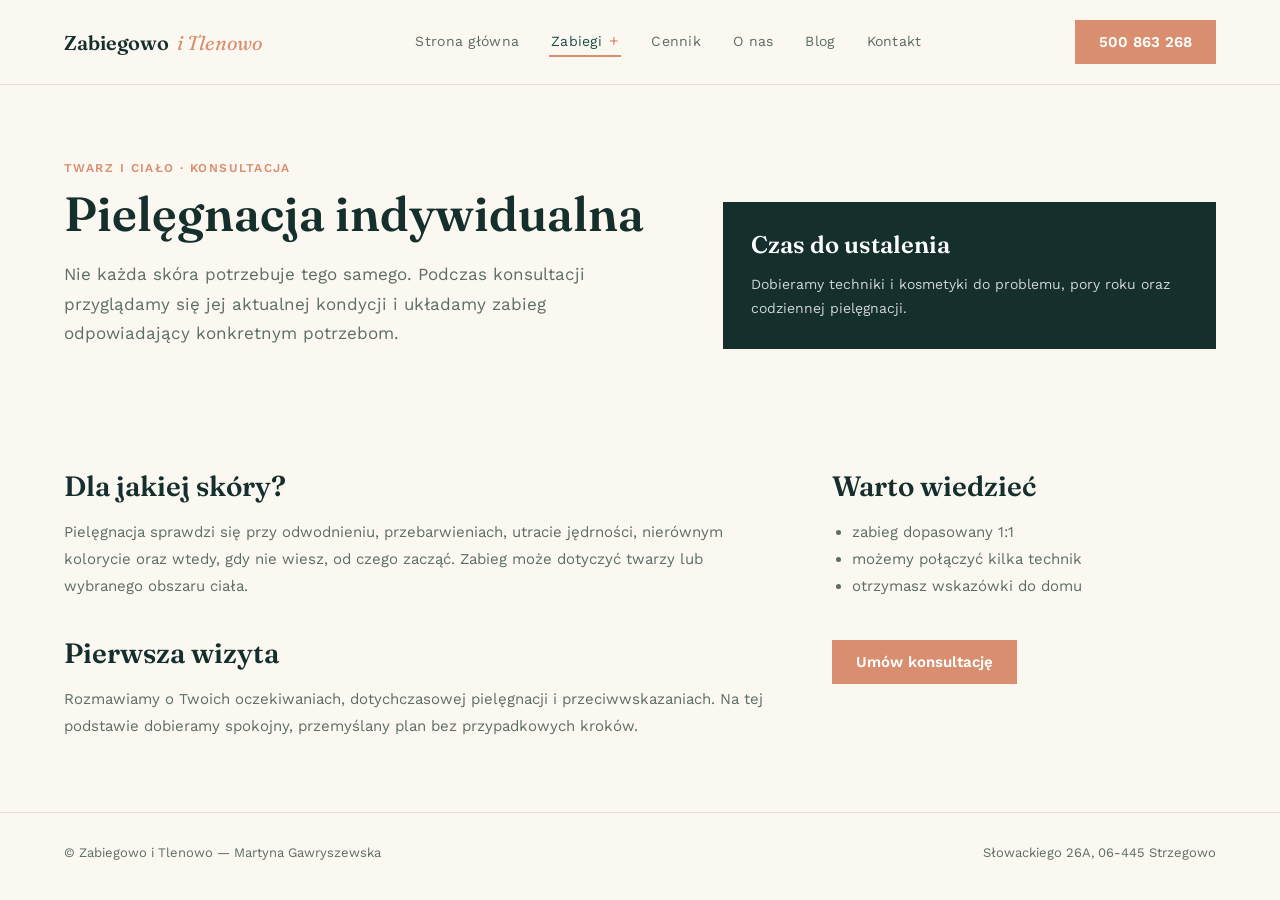
<file: pielegnacja-indywidualna.html>
<!doctype html>
<html lang="pl">
<head><meta charset="utf-8"><meta name="viewport" content="width=device-width, initial-scale=1"><title>Pielęgnacja indywidualna — Zabiegowo i Tlenowo</title><meta name="description" content="Indywidualnie dobrana pielęgnacja twarzy i ciała w gabinecie Zabiegowo i Tlenowo."><link rel="preconnect" href="https://fonts.googleapis.com"><link rel="preconnect" href="https://fonts.gstatic.com" crossorigin><link href="https://fonts.googleapis.com/css2?family=Fraunces:ital,wght@0,500;0,600;1,500&family=Work+Sans:wght@400;500;600&display=swap" rel="stylesheet"><link rel="stylesheet" href="style.css"></head>
<body><header><div class="logo"><b>Zabiegowo</b><i>i Tlenowo</i></div><nav><a class="navlink" href="index.html">Strona główna</a><div class="nav-dropdown"><a class="navlink active" href="zabiegi.html">Zabiegi</a><div class="dropdown-menu"><a href="infuzja-tlenowa.html">Infuzja tlenowa</a><a href="oczyszczanie-twarzy.html">Oczyszczanie twarzy</a><a href="modelowanie-sylwetki.html">Modelowanie sylwetki</a><a href="pielegnacja-indywidualna.html">Pielęgnacja indywidualna</a></div></div><a class="navlink" href="cennik.html">Cennik</a><a class="navlink" href="o-nas.html">O nas</a><a class="navlink" href="blog.html">Blog</a><a class="navlink" href="kontakt.html">Kontakt</a></nav><a class="btn" href="tel:+48500863268">500 863 268</a></header>
<main><div class="detail-hero"><div><span class="eyebrow">Twarz i ciało · konsultacja</span><h1>Pielęgnacja indywidualna</h1><p>Nie każda skóra potrzebuje tego samego. Podczas konsultacji przyglądamy się jej aktualnej kondycji i układamy zabieg odpowiadający konkretnym potrzebom.</p></div><aside class="detail-aside"><strong>Czas do ustalenia</strong><p>Dobieramy techniki i kosmetyki do problemu, pory roku oraz codziennej pielęgnacji.</p></aside></div><section class="detail-content"><div><h2>Dla jakiej skóry?</h2><p>Pielęgnacja sprawdzi się przy odwodnieniu, przebarwieniach, utracie jędrności, nierównym kolorycie oraz wtedy, gdy nie wiesz, od czego zacząć. Zabieg może dotyczyć twarzy lub wybranego obszaru ciała.</p><h2 style="margin-top:36px;">Pierwsza wizyta</h2><p>Rozmawiamy o Twoich oczekiwaniach, dotychczasowej pielęgnacji i przeciwwskazaniach. Na tej podstawie dobieramy spokojny, przemyślany plan bez przypadkowych kroków.</p></div><div><h2>Warto wiedzieć</h2><ul><li>zabieg dopasowany 1:1</li><li>możemy połączyć kilka technik</li><li>otrzymasz wskazówki do domu</li></ul><a class="btn" style="margin-top:24px;" href="tel:+48500863268">Umów konsultację</a></div></section></main><footer><span>© Zabiegowo i Tlenowo — Martyna Gawryszewska</span><span>Słowackiego 26A, 06-445 Strzegowo</span></footer></body></html>
</file>
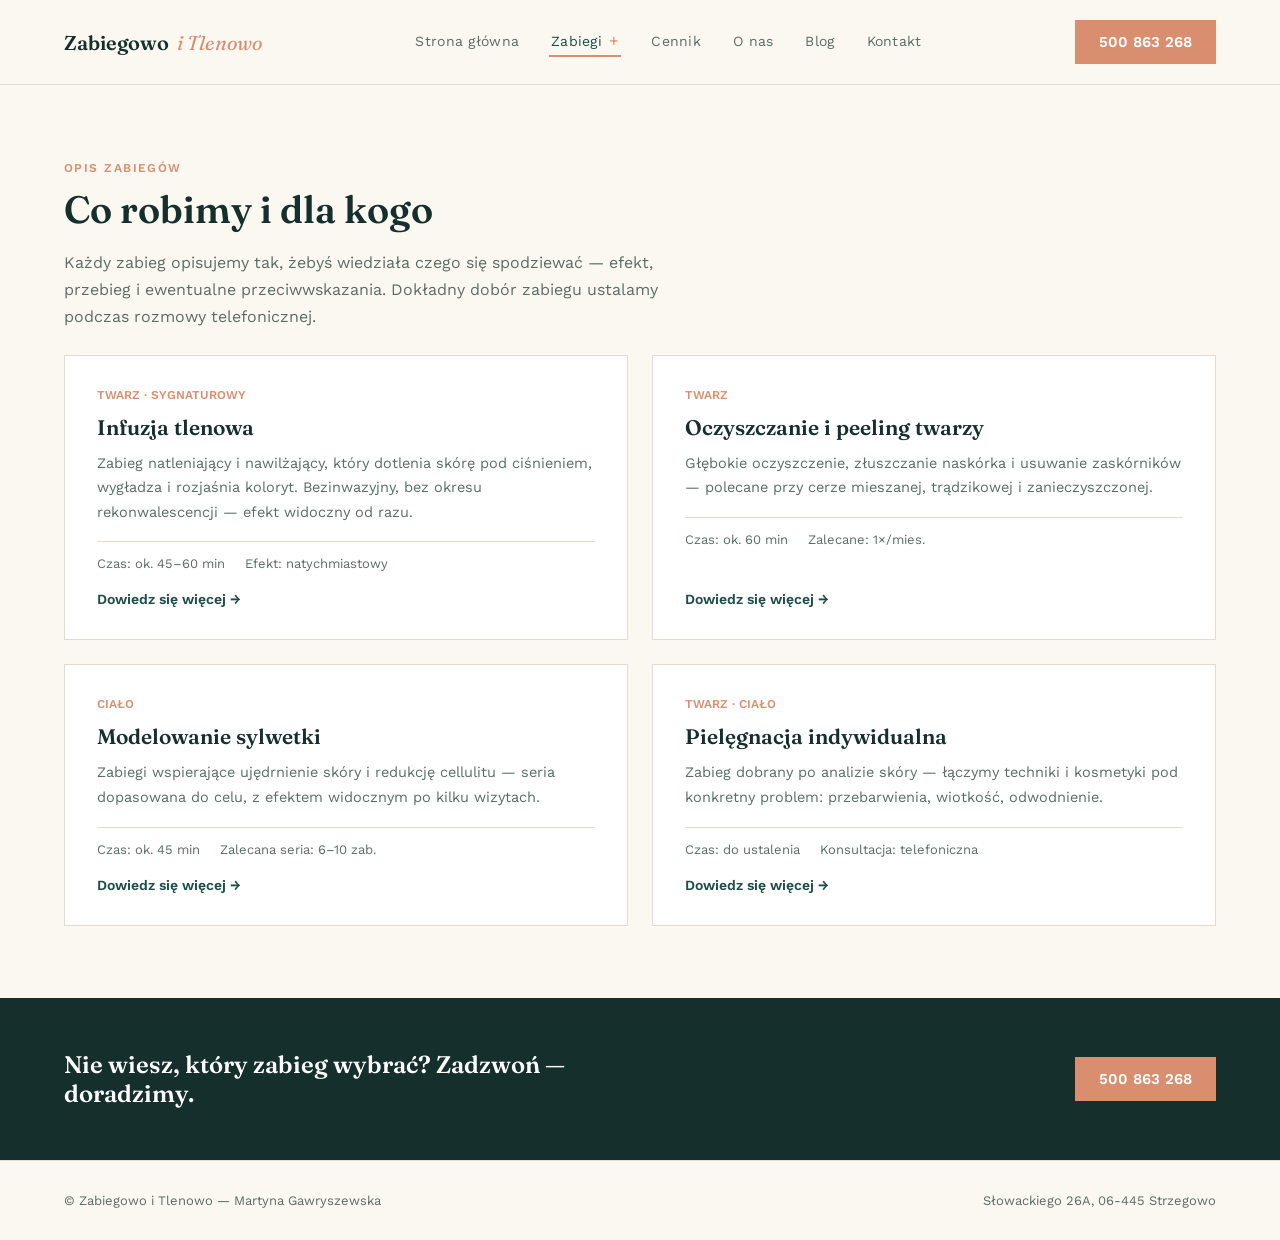
<file: zabiegi.html>
<!doctype html>
<html lang="pl">
<head>
<meta charset="utf-8">
<meta name="viewport" content="width=device-width, initial-scale=1">
<title>Zabiegi — Zabiegowo i Tlenowo</title>
<meta name="description" content="Opis zabiegów: infuzja tlenowa, oczyszczanie twarzy, modelowanie sylwetki, pielęgnacja indywidualna.">
<link rel="preconnect" href="https://fonts.googleapis.com">
<link rel="preconnect" href="https://fonts.gstatic.com" crossorigin>
<link href="https://fonts.googleapis.com/css2?family=Fraunces:ital,wght@0,500;0,600;1,500&family=Work+Sans:wght@400;500;600&display=swap" rel="stylesheet">
<link rel="stylesheet" href="style.css">
</head>
<body>

<header>
  <div class="logo"><b>Zabiegowo</b><i>i Tlenowo</i></div>
  <nav>
    <a class="navlink" href="index.html">Strona główna</a>
    <div class="nav-dropdown">
      <a class="navlink active" href="zabiegi.html">Zabiegi</a>
      <div class="dropdown-menu">
        <a href="infuzja-tlenowa.html">Infuzja tlenowa</a>
        <a href="oczyszczanie-twarzy.html">Oczyszczanie twarzy</a>
        <a href="modelowanie-sylwetki.html">Modelowanie sylwetki</a>
        <a href="pielegnacja-indywidualna.html">Pielęgnacja indywidualna</a>
      </div>
    </div>
    <a class="navlink" href="cennik.html">Cennik</a>
    <a class="navlink" href="o-nas.html">O nas</a>
    <a class="navlink" href="blog.html">Blog</a>
    <a class="navlink" href="kontakt.html">Kontakt</a>
  </nav>
  <a class="btn" href="tel:+48500863268">500 863 268</a>
</header>

<section style="padding-bottom:24px;">
  <span class="eyebrow">Opis zabiegów</span>
  <h1 style="font-size:38px;color:var(--teal-deep);margin-top:10px;max-width:700px;">Co robimy i dla kogo</h1>
  <p style="font-size:16px;line-height:1.7;color:var(--ink-soft);max-width:640px;margin-top:16px;">Każdy zabieg opisujemy tak, żebyś wiedziała czego się spodziewać — efekt, przebieg i ewentualne przeciwwskazania. Dokładny dobór zabiegu ustalamy podczas rozmowy telefonicznej.</p>
</section>

<section style="padding-top:0;">
  <div class="grid2">

    <a class="card" href="infuzja-tlenowa.html">
      <span class="num">TWARZ · SYGNATUROWY</span>
      <h3>Infuzja tlenowa</h3>
      <p>Zabieg natleniający i nawilżający, który dotlenia skórę pod ciśnieniem, wygładza i rozjaśnia koloryt. Bezinwazyjny, bez okresu rekonwalescencji — efekt widoczny od razu.</p>
      <div class="meta"><span>Czas: ok. 45–60 min</span><span>Efekt: natychmiastowy</span></div>
      <span class="card-link">Dowiedz się więcej →</span>
    </a>

    <a class="card" href="oczyszczanie-twarzy.html">
      <span class="num">TWARZ</span>
      <h3>Oczyszczanie i peeling twarzy</h3>
      <p>Głębokie oczyszczenie, złuszczanie naskórka i usuwanie zaskórników — polecane przy cerze mieszanej, trądzikowej i zanieczyszczonej.</p>
      <div class="meta"><span>Czas: ok. 60 min</span><span>Zalecane: 1×/mies.</span></div>
      <span class="card-link">Dowiedz się więcej →</span>
    </a>

    <a class="card" href="modelowanie-sylwetki.html">
      <span class="num">CIAŁO</span>
      <h3>Modelowanie sylwetki</h3>
      <p>Zabiegi wspierające ujędrnienie skóry i redukcję cellulitu — seria dopasowana do celu, z efektem widocznym po kilku wizytach.</p>
      <div class="meta"><span>Czas: ok. 45 min</span><span>Zalecana seria: 6–10 zab.</span></div>
      <span class="card-link">Dowiedz się więcej →</span>
    </a>

    <a class="card" href="pielegnacja-indywidualna.html">
      <span class="num">TWARZ · CIAŁO</span>
      <h3>Pielęgnacja indywidualna</h3>
      <p>Zabieg dobrany po analizie skóry — łączymy techniki i kosmetyki pod konkretny problem: przebarwienia, wiotkość, odwodnienie.</p>
      <div class="meta"><span>Czas: do ustalenia</span><span>Konsultacja: telefoniczna</span></div>
      <span class="card-link">Dowiedz się więcej →</span>
    </a>

  </div>
</section>

<div class="cta-strip">
  <h2>Nie wiesz, który zabieg wybrać? Zadzwoń — doradzimy.</h2>
  <a class="btn" href="tel:+48500863268">500 863 268</a>
</div>

<footer>
  <span>© Zabiegowo i Tlenowo — Martyna Gawryszewska</span>
  <span>Słowackiego 26A, 06-445 Strzegowo</span>
</footer>

</body>
</html>
</file>
<file: style.css>
:root{
  --bg:#FBF7F1; --surface:#FFFFFF; --ink:#22302B; --ink-soft:#5B6D66;
  --teal:#1F4E4A; --teal-deep:#152F2C; --aqua:#8FC2BA; --terracotta:#D98F6F;
  --line:#E4DCCE;
}
*{box-sizing:border-box;}
body{margin:0;background:var(--bg);color:var(--ink);font-family:'Work Sans',system-ui,sans-serif;}
h1,h2,h3{font-family:'Fraunces',Georgia,serif;font-weight:600;margin:0;}
p{margin:0;}
a{color:inherit;text-decoration:none;}
img{max-width:100%;}

.wrap{max-width:1200px;margin:0 auto;padding-inline:24px;}

header{display:flex;align-items:center;justify-content:space-between;padding:20px 5vw;border-bottom:1px solid var(--line);background:var(--bg);flex-wrap:wrap;gap:16px;position:sticky;top:0;z-index:10;}
.logo{display:flex;align-items:baseline;gap:8px;font-family:'Fraunces',serif;font-size:20px;}
.logo b{font-weight:600;color:var(--teal-deep);}
.logo i{font-style:italic;color:var(--terracotta);}
nav{display:flex;gap:28px;align-items:center;flex-wrap:wrap;}
.navlink{font-size:14px;letter-spacing:.02em;color:var(--ink-soft);padding:6px 2px;border-bottom:2px solid transparent;}
.navlink:hover{color:var(--teal);}
.navlink.active{color:var(--teal);border-bottom:2px solid var(--terracotta);}
.nav-dropdown{position:relative;}
.nav-dropdown > .navlink{display:inline-flex;align-items:center;gap:7px;}
.nav-dropdown > .navlink::after{content:'+';font-size:16px;line-height:1;color:var(--terracotta);}
.dropdown-menu{position:absolute;top:calc(100% + 12px);left:-16px;min-width:240px;padding:10px;background:var(--surface);border:1px solid var(--line);box-shadow:0 14px 30px rgba(21,47,44,.12);display:none;z-index:20;}
.nav-dropdown:hover .dropdown-menu,.nav-dropdown:focus-within .dropdown-menu{display:flex;flex-direction:column;}
.dropdown-menu a{padding:10px 12px;font-size:13px;color:var(--ink-soft);}
.dropdown-menu a:hover{background:var(--bg);color:var(--teal);}

.btn{display:inline-flex;align-items:center;gap:10px;background:var(--terracotta);color:#fff;padding:13px 24px;font-size:15px;font-weight:600;}
.btn.ghost{background:transparent;border:1px solid var(--teal);color:var(--teal);}

.eyebrow{font-size:12px;letter-spacing:.12em;text-transform:uppercase;color:var(--terracotta);font-weight:600;}

.hero{display:flex;gap:48px;padding:64px 5vw 72px;align-items:center;flex-wrap:wrap;}
.hero > div{flex:1 1 380px;}
.hero h1{font-size:44px;line-height:1.1;color:var(--teal-deep);}
.hero p{font-size:16px;line-height:1.7;color:var(--ink-soft);max-width:460px;margin-top:18px;}
.hero .actions{display:flex;gap:14px;align-items:center;margin-top:24px;flex-wrap:wrap;}
.hero .note{display:block;font-size:13px;color:var(--ink-soft);margin-top:14px;}
.hero-image{width:100%;aspect-ratio:4/5;background:linear-gradient(160deg,var(--teal),var(--teal-deep));display:flex;align-items:flex-end;padding:28px;position:relative;}
.hero-image span{color:#fff;font-family:'Fraunces',serif;font-style:italic;font-size:18px;opacity:.85;}

.strip{display:flex;border-top:1px solid var(--line);border-bottom:1px solid var(--line);flex-wrap:wrap;}
.strip > div{flex:1 1 200px;padding:26px 5vw;border-right:1px solid var(--line);}
.strip > div:last-child{border-right:none;}
.strip .label{font-size:13px;color:var(--ink-soft);}
.strip .value{font-family:'Fraunces',serif;font-size:17px;margin-top:6px;}

section{padding:72px 5vw;}
.section-head{display:flex;justify-content:space-between;align-items:flex-end;gap:24px;flex-wrap:wrap;margin-bottom:36px;}
.section-head h2{font-size:30px;color:var(--teal-deep);}

.grid3{display:grid;grid-template-columns:repeat(3,minmax(0,1fr));gap:24px;}
.grid2{display:grid;grid-template-columns:repeat(2,minmax(0,1fr));gap:24px;}
@media(max-width:820px){.grid3,.grid2{grid-template-columns:1fr;}}

.card{background:var(--surface);border:1px solid var(--line);padding:32px;display:flex;flex-direction:column;gap:12px;}
.card .num{font-size:12px;color:var(--terracotta);font-weight:600;}
.card h3{font-size:21px;color:var(--teal-deep);}
.card p{font-size:14.5px;line-height:1.7;color:var(--ink-soft);}
.card .meta{display:flex;gap:20px;font-size:13px;color:var(--ink-soft);border-top:1px solid var(--line);padding-top:14px;margin-top:4px;flex-wrap:wrap;}
.card-link{display:inline-flex;align-items:center;gap:8px;color:var(--teal);font-size:14px;font-weight:600;margin-top:auto;padding-top:8px;}
.card-link:hover{color:var(--terracotta);}
.detail-hero{padding:72px 5vw 48px;display:grid;grid-template-columns:minmax(0,1.1fr) minmax(280px,.9fr);gap:56px;align-items:end;}
.detail-hero h1{font-size:48px;line-height:1.08;color:var(--teal-deep);margin-top:12px;}
.detail-hero p{font-size:17px;line-height:1.75;color:var(--ink-soft);max-width:650px;margin-top:20px;}
.detail-aside{background:var(--teal-deep);color:#fff;padding:28px;}
.detail-aside strong{font-family:'Fraunces',serif;font-size:24px;font-weight:600;display:block;margin-bottom:14px;}
.detail-aside p{color:rgba(255,255,255,.8);font-size:14px;line-height:1.7;margin:0;}
.detail-content{display:grid;grid-template-columns:minmax(0,1.3fr) minmax(240px,.7fr);gap:56px;}
.detail-content h2{font-size:28px;color:var(--teal-deep);margin-bottom:16px;}
.detail-content p,.detail-content li{font-size:15px;line-height:1.8;color:var(--ink-soft);}
.detail-content ul{padding-left:20px;margin-top:10px;}
.blog-card{min-height:260px;}
.blog-card .post-date{font-size:12px;color:var(--terracotta);font-weight:600;letter-spacing:.08em;text-transform:uppercase;}
.blog-card h3{font-size:24px;}
.blog-card p{margin-bottom:8px;}
@media(max-width:820px){.detail-hero,.detail-content{grid-template-columns:1fr;gap:32px;}.detail-hero h1{font-size:38px;}.dropdown-menu{position:static;box-shadow:none;margin-top:4px;}.nav-dropdown:focus-within .dropdown-menu{display:flex;}}

.cta-strip{background:var(--teal-deep);padding:52px 5vw;display:flex;justify-content:space-between;align-items:center;gap:24px;flex-wrap:wrap;}
.cta-strip h2{color:#fff;font-size:24px;max-width:520px;}

footer{display:flex;justify-content:space-between;padding:32px 5vw;font-size:13px;color:var(--ink-soft);border-top:1px solid var(--line);flex-wrap:wrap;gap:8px;}

.price-row{display:flex;align-items:center;justify-content:space-between;padding:18px 0;border-bottom:1px solid var(--line);font-size:16px;}
.price-row:last-child{border-bottom:none;}
.price{font-family:'Fraunces',serif;font-size:18px;color:var(--teal-deep);font-variant-numeric:tabular-nums;}
.price-group h3{font-size:14px;letter-spacing:.06em;text-transform:uppercase;color:var(--teal);margin-bottom:6px;}
.price-note{margin:0 5vw 72px;background:var(--surface);border:1px solid var(--line);padding:28px 32px;display:flex;justify-content:space-between;align-items:center;gap:20px;flex-wrap:wrap;}
.price-note span{font-size:14.5px;color:var(--ink-soft);max-width:520px;}

.info-row{display:flex;justify-content:space-between;padding:18px 0;border-bottom:1px solid var(--line);flex-wrap:wrap;gap:6px;}
.info-row:last-child{border-bottom:none;}
.info-row .val{font-family:'Fraunces',serif;font-size:18px;color:var(--teal-deep);}
.map-placeholder{width:100%;min-height:300px;background:var(--surface);border:1px solid var(--line);display:flex;align-items:center;justify-content:center;color:var(--ink-soft);font-size:14px;text-align:center;padding:20px;}

.about-stats{display:flex;gap:36px;padding-top:8px;flex-wrap:wrap;}
.about-stats .n{font-family:'Fraunces',serif;font-size:26px;color:var(--teal-deep);}
.about-stats .l{font-size:13px;color:var(--ink-soft);}
</file>
